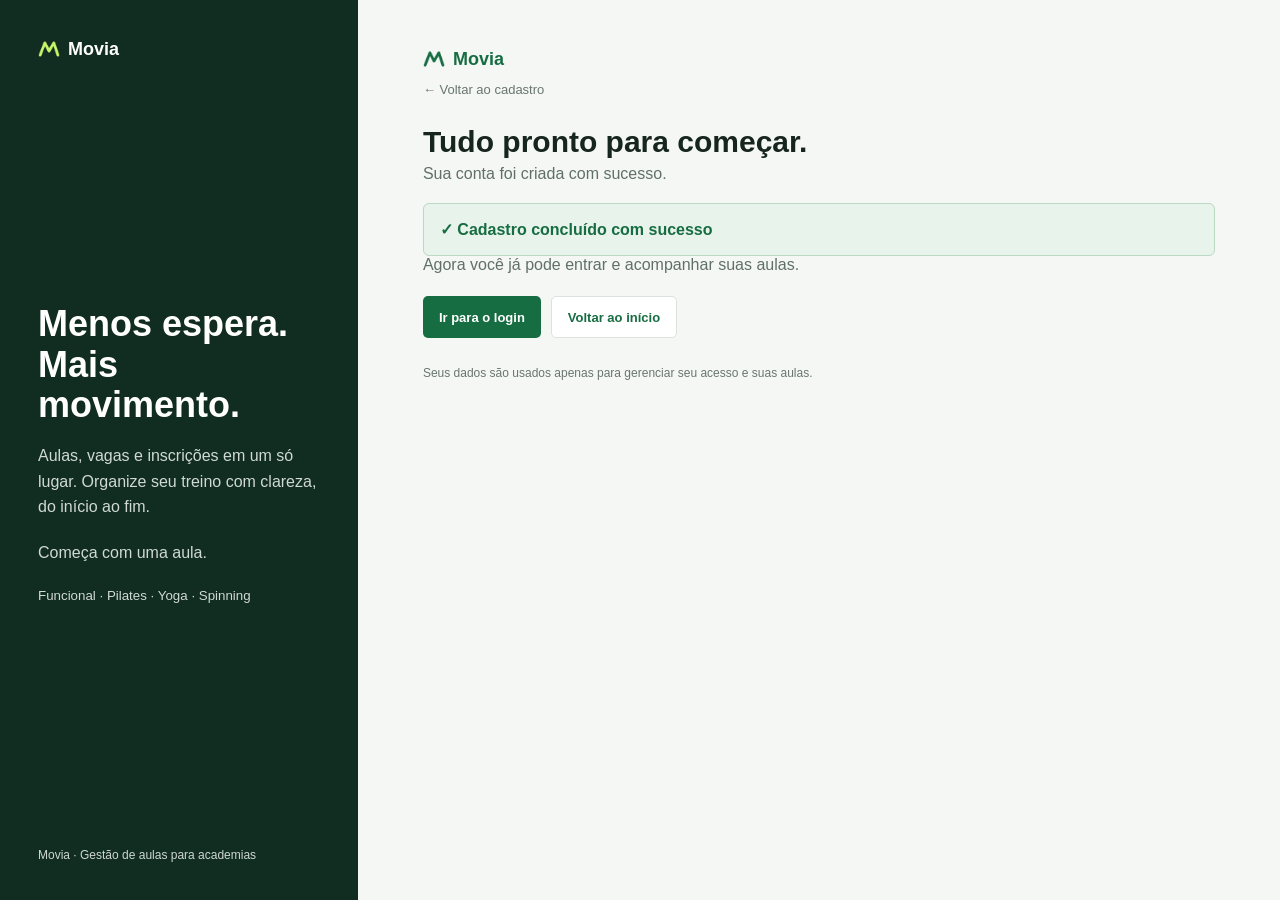
<file: templates/cadastro_concluido.html>
<!DOCTYPE html>
<html lang="pt-BR">
<head>
    <meta charset="UTF-8">
    <meta name="viewport" content="width=device-width, initial-scale=1.0">
    <title>Cadastro concluído | Movia</title>
    <link rel="stylesheet" href="/static/css/cadastro_concluido.css">
</head>
<body>
    <main class="pagina">
        <section class="marca">
            <a class="logo" href="/">
                <img src="/static/img/logo-clara.png" alt="">
                <strong>Movia</strong>
            </a>

            <div class="texto-marca">
                <h1>Menos espera.<br>Mais movimento.</h1>
                <p>
                    Aulas, vagas e inscrições em um só lugar.
                    Organize seu treino com clareza, do início ao fim.
                </p>
                <p>Começa com uma aula.</p>
                <small>Funcional · Pilates · Yoga · Spinning</small>
            </div>

            <footer>Movia · Gestão de aulas para academias</footer>
        </section>

        <section class="conteudo">
            <a class="logo logo-verde" href="/">
                <img src="/static/img/logo-escura.png" alt="">
                <strong>Movia</strong>
            </a>

            <a class="voltar" href="/cadastro">← Voltar ao cadastro</a>

            <h2>Tudo pronto para começar.</h2>
            <p class="descricao">Sua conta foi criada com sucesso.</p>

            <div class="sucesso">
                <strong>✓ Cadastro concluído com sucesso</strong>
            </div>

            <p class="texto">
                Agora você já pode entrar e acompanhar suas aulas.
            </p>

            <div class="botoes">
                <a class="botao-verde" href="/login">Ir para o login</a>
                <a class="botao-branco" href="/">Voltar ao início</a>
            </div>

            <p class="aviso">
                Seus dados são usados apenas para gerenciar seu acesso e suas aulas.
            </p>
        </section>
    </main>
</body>
</html>
</file>
<file: static/css/cadastro_concluido.css>
* {
    margin: 0;
    padding: 0;
    box-sizing: border-box;
    text-decoration: none;
}

body {
    font-family: Arial, sans-serif;
    color: #16251e;
    background-color: #f5f7f5;
}

.pagina {
    min-height: 100vh;
    display: grid;
    grid-template-columns: 28% 72%;
}

.marca {
    min-height: 100vh;
    padding: 38px;
    display: flex;
    flex-direction: column;
    color: white;
    background-color: #112c20;
}

.logo {
    display: flex;
    align-items: center;
    gap: 8px;
    color: white;
    font-size: 18px;
}

.logo img {
    width: 22px;
    height: 22px;
}

.texto-marca {
    max-width: 380px;
    margin: auto 0;
}

.texto-marca h1 {
    font-size: 36px;
    line-height: 1.12;
    margin-bottom: 18px;
}

.texto-marca p {
    color: #d0dad4;
    line-height: 1.6;
    margin-bottom: 20px;
}

.texto-marca small {
    color: #d0dad4;
}

.marca footer {
    color: #ced8d1;
    font-size: 12px;
}

.conteudo {
    padding: 48px 7%;
}

.logo-verde {
    color: #176d42;
    margin-bottom: 10px;
}

.voltar {
    display: inline-block;
    color: #69766f;
    font-size: 13px;
    margin-bottom: 28px;
}

.conteudo h2 {
    font-size: 30px;
    margin-bottom: 6px;
}

.descricao,
.texto {
    color: #607068;
    margin-bottom: 20px;
}

.sucesso {
    max-width: 820px;
    padding: 16px;
    border: 1px solid #bad8c2;
    border-radius: 6px;
    background-color: #e8f3eb;
    color: #176d42;
}

.botoes {
    display: flex;
    gap: 10px;
    margin-top: 22px;
}

.botao-verde,
.botao-branco {
    min-height: 42px;
    padding: 0 16px;
    display: flex;
    align-items: center;
    border-radius: 5px;
    font-size: 13px;
    font-weight: bold;
}

.botao-verde {
    color: white;
    background-color: #176d42;
}

.botao-branco {
    color: #176d42;
    background-color: white;
    border: 1px solid #dce3de;
}

.aviso {
    margin-top: 28px;
    color: #69766f;
    font-size: 12px;
}

@media (max-width: 700px) {
    .pagina {
        grid-template-columns: 1fr;
    }

    .marca {
        min-height: auto;
        padding: 22px;
    }

    .texto-marca {
        margin: 28px 0;
    }

    .texto-marca h1 {
        font-size: 30px;
    }

    .marca footer {
        display: none;
    }

    .conteudo {
        padding: 28px 22px;
    }

    .botoes {
        flex-wrap: wrap;
    }
}
</file>
